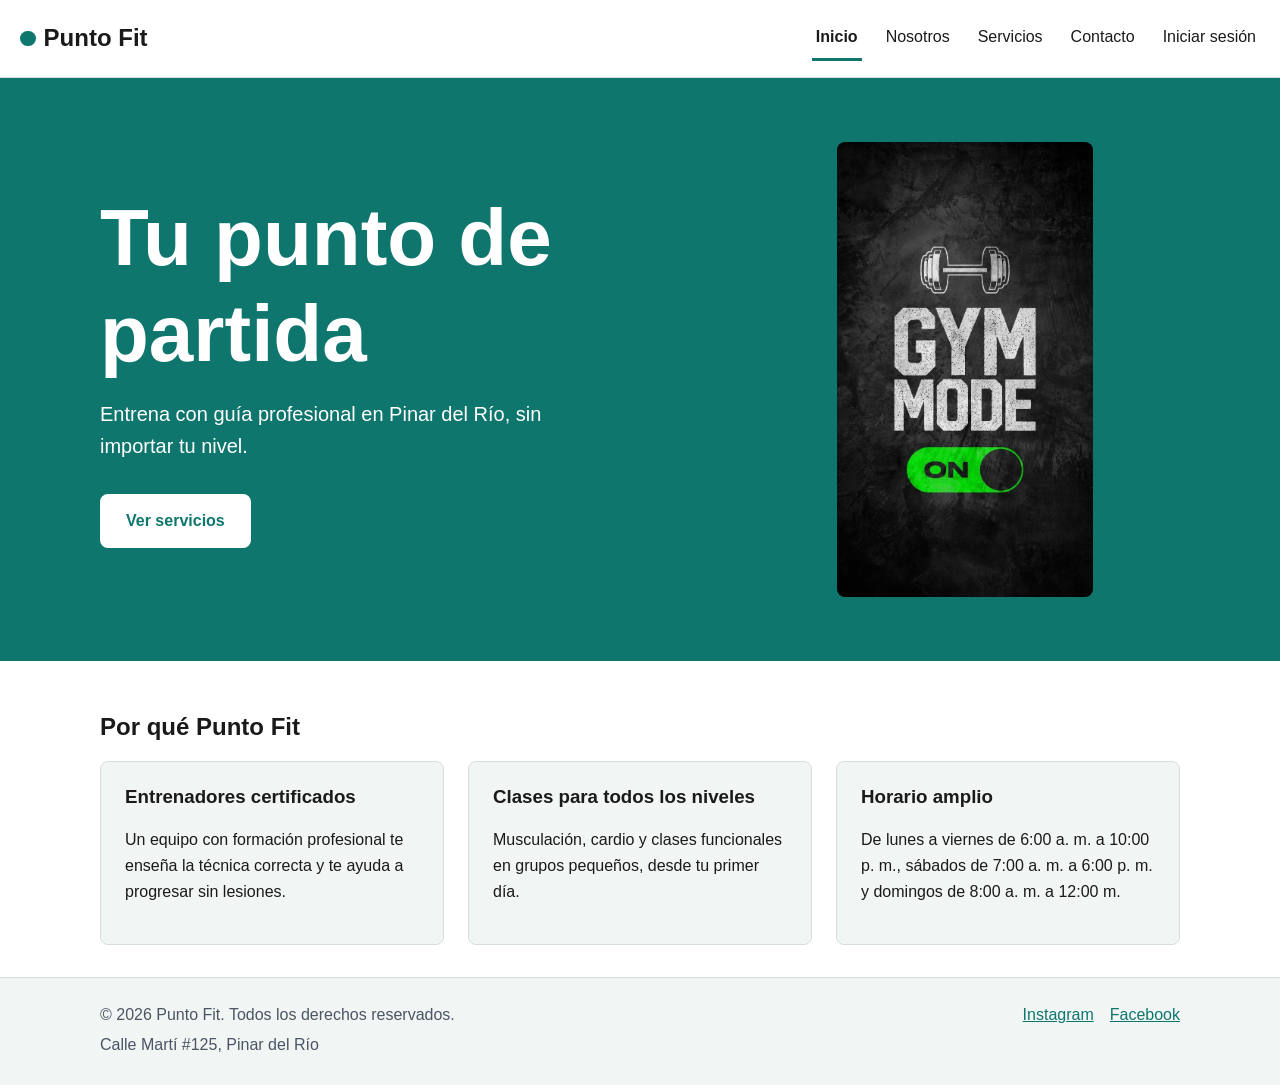
<file: src/punto_fit/index.html>
<!DOCTYPE html>
<html lang="es">
<head>
    <meta charset="UTF-8">
    <meta name="viewport" content="width=device-width, initial-scale=1.0">
    <title>Punto Fit | Gimnasio en Pinar del Río</title>
    <meta name="description" content="Punto Fit es un gimnasio en Pinar del Río con entrenadores certificados, clases para todos los niveles y un horario amplio. Conoce tu punto de partida.">
    <link rel="canonical" href="https://lisdy005.github.io/punto_fit/index.html">
    <meta name="robots" content="index, follow">
    <link rel="stylesheet" href="estilos.css">

</head>
<body>
<a class="saltar" href="#contenido">Saltar al contenido</a>

<header class="cabecera">
    <a class="logo" href="index.html">Punto Fit</a>
    <nav aria-label="Navegación principal">
        <ul class="menu">
            <li><a href="index.html" aria-current="page">Inicio</a></li>
            <li><a href="nosotros.html">Nosotros</a></li>
            <li><a href="servicios.html">Servicios</a></li>
            <li><a href="contacto.html">Contacto</a></li>
            <li><a href="inicio_sesion.html">Iniciar sesión</a></li>
        </ul>
    </nav>
</header>

<main id="contenido">
    <section class="hero">
        <div class="contenedor">
            <div class="hero_texto">
                <h1>Tu punto de partida</h1>
                <p>Entrena con guía profesional en Pinar del Río, sin importar tu nivel.</p>
                <a class="boton" href="servicios.html">Ver servicios</a>
            </div>

            <figure class="hero_imagen">
                <img src="../img/portada.jpg" alt="Fondo oscuro con una mancuerna, el texto Gym Mode y un interruptor verde en posición On">
            </figure>
        </div>
    </section>

    <section class="contenedor">
        <h2>Por qué Punto Fit</h2>
        <div class="bloques">
            <article>
                <h3>Entrenadores certificados</h3>
                <p>Un equipo con formación profesional te enseña la técnica correcta y te ayuda a progresar sin lesiones.</p>
            </article>
            <article>
                <h3>Clases para todos los niveles</h3>
                <p>Musculación, cardio y clases funcionales en grupos pequeños, desde tu primer día.</p>
            </article>
            <article>
                <h3>Horario amplio</h3>
                <p>De lunes a viernes de 6:00 a. m. a 10:00 p. m., sábados de 7:00 a. m. a 6:00 p. m. y domingos de 8:00 a. m. a 12:00 m.</p>
            </article>
        </div>
    </section>
</main>

<footer class="pie">
    <div class="contenedor">
        <div>
            <p>&copy; 2026 Punto Fit. Todos los derechos reservados.</p>
            <address>Calle Martí #125, Pinar del Río</address>
        </div>
        <ul class="redes">
            <li><a href="https://www.instagram.com/" target="_blank" rel="noopener">Instagram</a></li>
            <li><a href="https://www.facebook.com/" target="_blank" rel="noopener">Facebook</a></li>
        </ul>
    </div>
</footer>
</body>
</html>
</file>
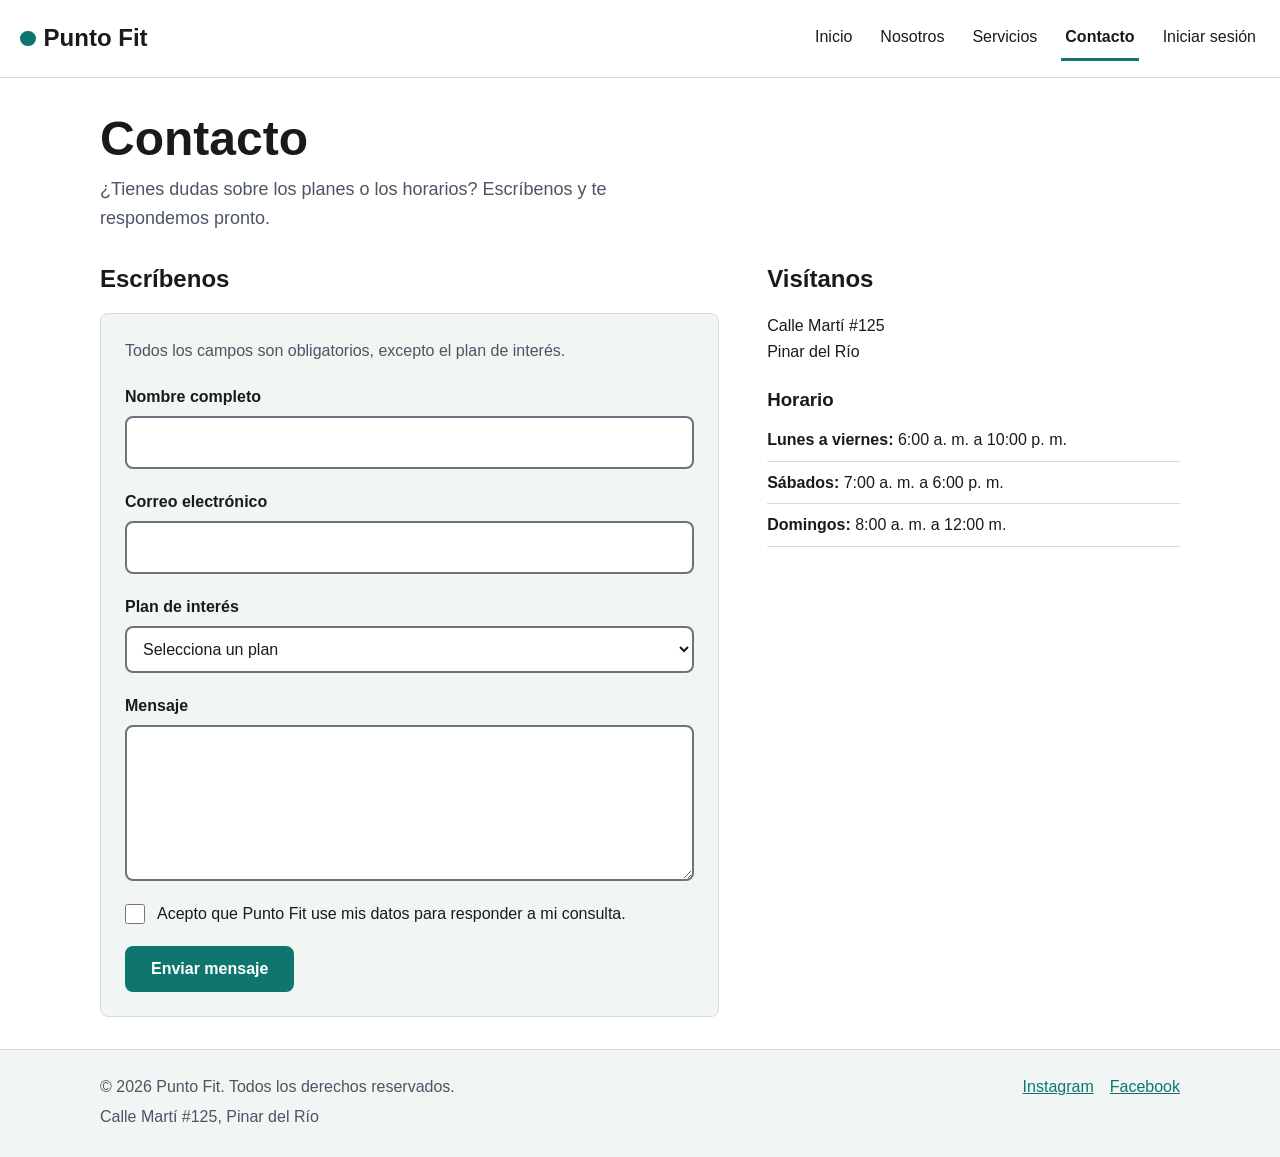
<file: src/punto_fit/contacto.html>
<!DOCTYPE html>
<html lang="es">
<head>
    <meta charset="UTF-8">
    <meta name="viewport" content="width=device-width, initial-scale=1.0">
    <title>Contacto | Punto Fit</title>
    <meta name="description" content="Escríbenos o visítanos en Calle Martí #125, Pinar del Río. Contacta con Punto Fit para consultar planes, horarios y clases.">
    <link rel="canonical" href="https://lisdy005.github.io/punto_fit/contacto.html">
    <meta name="robots" content="index, follow">
    <link rel="stylesheet" href="estilos.css">
</head>
<body>
<a class="saltar" href="#contenido">Saltar al contenido</a>

<header class="cabecera">
    <a class="logo" href="index.html">Punto Fit</a>
    <nav aria-label="Navegación principal">
        <ul class="menu">
            <li><a href="index.html">Inicio</a></li>
            <li><a href="nosotros.html">Nosotros</a></li>
            <li><a href="servicios.html">Servicios</a></li>
            <li><a href="contacto.html" aria-current="page">Contacto</a></li>
            <li><a href="inicio_sesion.html">Iniciar sesión</a></li>
        </ul>
    </nav>
</header>

<main id="contenido">
    <section class="contenedor">
        <h1 class="titulo_pagina">Contacto</h1>
        <p class="intro">¿Tienes dudas sobre los planes o los horarios? Escríbenos y te respondemos pronto.</p>

        <div class="contacto_grid">
            <section>
                <h2>Escríbenos</h2>
                <form class="formulario" action="#" method="get">
                    <p class="nota">Todos los campos son obligatorios, excepto el plan de interés.</p>

                    <div class="campo">
                        <label for="nombre">Nombre completo</label>
                        <input type="text" id="nombre" name="nombre" autocomplete="name" minlength="3" maxlength="60" required>
                    </div>

                    <div class="campo">
                        <label for="correo">Correo electrónico</label>
                        <input type="email" id="correo" name="correo" autocomplete="email" required>
                    </div>

                    <div class="campo">
                        <label for="plan">Plan de interés</label>
                        <select id="plan" name="plan">
                            <option value="">Selecciona un plan</option>
                            <option value="basico">Básico</option>
                            <option value="plus">Plus</option>
                            <option value="premium">Premium</option>
                            <option value="no_se">Aún no lo sé</option>
                        </select>
                    </div>

                    <div class="campo">
                        <label for="mensaje">Mensaje</label>
                        <textarea id="mensaje" name="mensaje" rows="5" minlength="10" maxlength="500" required></textarea>
                    </div>

                    <div class="campo_check">
                        <input type="checkbox" id="terminos" name="terminos" required>
                        <label for="terminos">Acepto que Punto Fit use mis datos para responder a mi consulta.</label>
                    </div>

                    <button class="boton" type="submit">Enviar mensaje</button>
                </form>
            </section>

            <aside class="info_contacto">
                <h2>Visítanos</h2>
                <address>
                    Calle Martí #125<br>
                    Pinar del Río
                </address>

                <h3>Horario</h3>
                <ul class="horario">
                    <li><strong>Lunes a viernes:</strong> 6:00 a. m. a 10:00 p. m.</li>
                    <li><strong>Sábados:</strong> 7:00 a. m. a 6:00 p. m.</li>
                    <li><strong>Domingos:</strong> 8:00 a. m. a 12:00 m.</li>
                </ul>
            </aside>
        </div>
    </section>
</main>

<footer class="pie">
    <div class="contenedor">
        <div>
            <p>&copy; 2026 Punto Fit. Todos los derechos reservados.</p>
            <address>Calle Martí #125, Pinar del Río</address>
        </div>
        <ul class="redes">
            <li><a href="https://www.instagram.com/" target="_blank" rel="noopener">Instagram</a></li>
            <li><a href="https://www.facebook.com/" target="_blank" rel="noopener">Facebook</a></li>
        </ul>
    </div>
</footer>
</body>
</html>
</file>
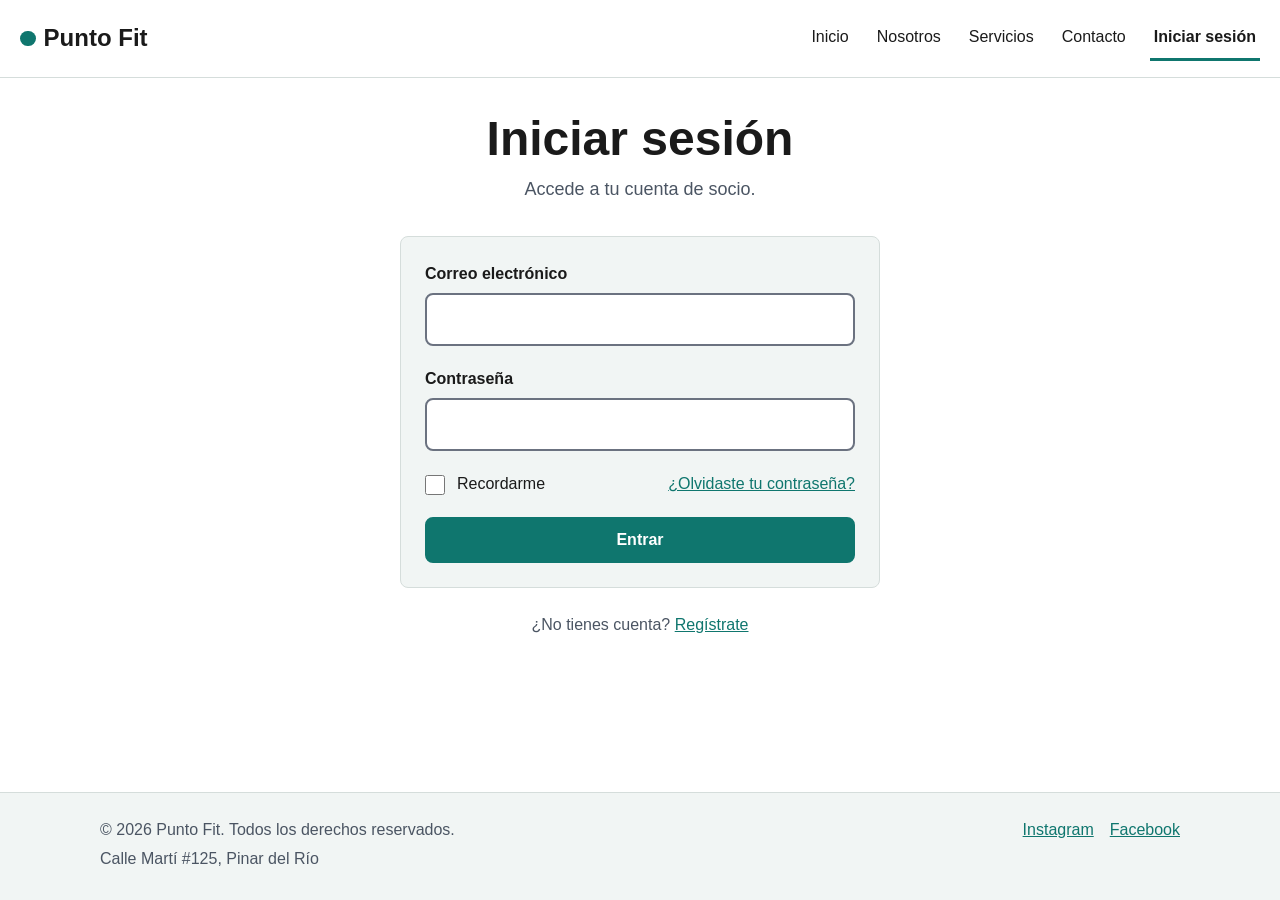
<file: src/punto_fit/inicio_sesion.html>
<!DOCTYPE html>
<html lang="es">
<head>
    <meta charset="UTF-8">
    <meta name="viewport" content="width=device-width, initial-scale=1.0">
    <title>Iniciar sesión | Punto Fit</title>
    <meta name="description" content="Accede a tu cuenta de socio de Punto Fit para gestionar tu plan y tus clases. Recupera tu contraseña o crea una cuenta nueva.">
    <link rel="canonical" href="https://lisdy005.github.io/punto_fit/inicio_sesion.html">
    <meta name="robots" content="noindex, follow">
    <link rel="stylesheet" href="estilos.css">
</head>
<body>
<a class="saltar" href="#contenido">Saltar al contenido</a>

<header class="cabecera">
    <a class="logo" href="index.html">Punto Fit</a>
    <nav aria-label="Navegación principal">
        <ul class="menu">
            <li><a href="index.html">Inicio</a></li>
            <li><a href="nosotros.html">Nosotros</a></li>
            <li><a href="servicios.html">Servicios</a></li>
            <li><a href="contacto.html">Contacto</a></li>
            <li><a href="inicio_sesion.html" aria-current="page">Iniciar sesión</a></li>
        </ul>
    </nav>
</header>

<main id="contenido">
    <section class="contenedor">
        <div class="acceso">
            <h1 class="titulo_pagina">Iniciar sesión</h1>
            <p class="intro">Accede a tu cuenta de socio.</p>

            <form class="formulario" action="#" method="post">
                <div class="campo">
                    <label for="usuario">Correo electrónico</label>
                    <input type="email" id="usuario" name="usuario" autocomplete="username" required>
                </div>

                <div class="campo">
                    <label for="clave">Contraseña</label>
                    <input type="password" id="clave" name="clave" autocomplete="current-password" required>
                </div>

                <div class="fila_login">
                    <div class="campo_check">
                        <input type="checkbox" id="recordarme" name="recordarme">
                        <label for="recordarme">Recordarme</label>
                    </div>
                    <a href="#">¿Olvidaste tu contraseña?</a>
                </div>

                <button class="boton" type="submit">Entrar</button>
            </form>

            <p class="registro">¿No tienes cuenta? <a href="#">Regístrate</a></p>
        </div>
    </section>
</main>

<footer class="pie">
    <div class="contenedor">
        <div>
            <p>&copy; 2026 Punto Fit. Todos los derechos reservados.</p>
            <address>Calle Martí #125, Pinar del Río</address>
        </div>
        <ul class="redes">
            <li><a href="https://www.instagram.com/" target="_blank" rel="noopener">Instagram</a></li>
            <li><a href="https://www.facebook.com/" target="_blank" rel="noopener">Facebook</a></li>
        </ul>
    </div>
</footer>
</body>
</html>
</file>
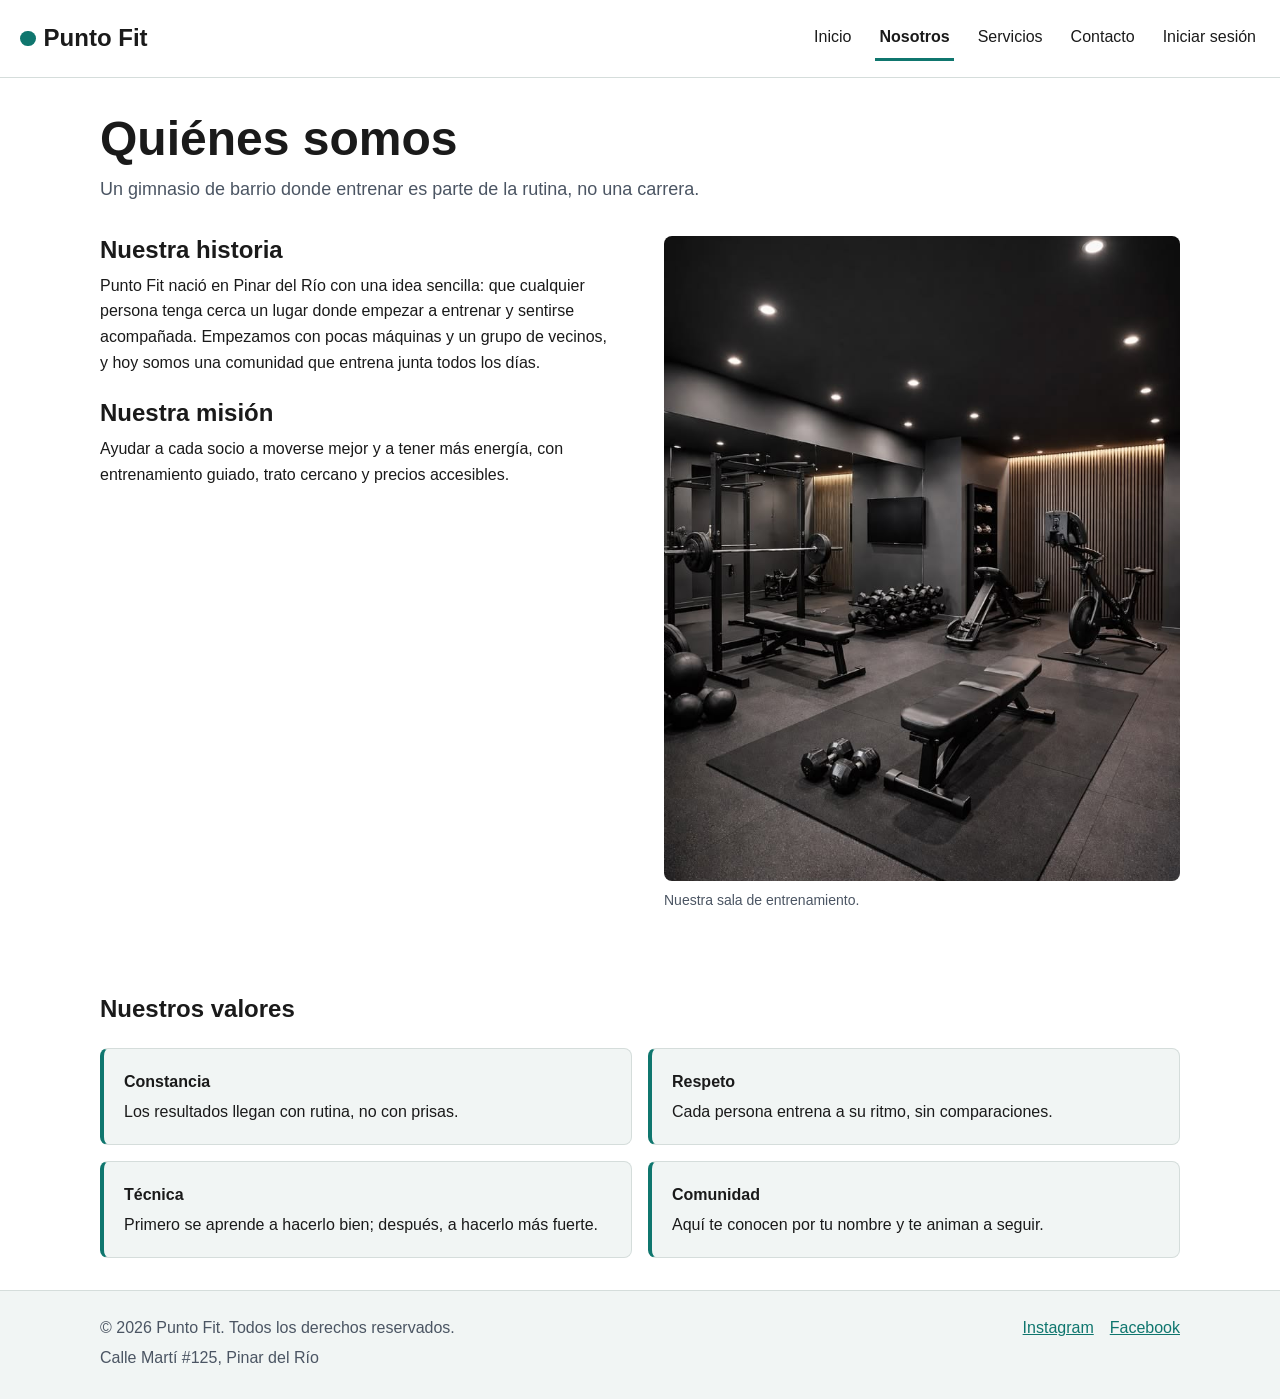
<file: src/punto_fit/nosotros.html>
<!DOCTYPE html>
<html lang="es">
<head>
    <meta charset="UTF-8">
    <meta name="viewport" content="width=device-width, initial-scale=1.0">
    <title>Nosotros | Punto Fit</title>
    <meta name="description" content="Conoce la historia, la misión y los valores de Punto Fit, un gimnasio de Pinar del Río hecho para que entrenar sea parte de tu rutina.">
    <link rel="canonical" href="https://lisdy005.github.io/punto_fit/nosotros.html">
    <meta name="robots" content="index, follow">
    <link rel="stylesheet" href="estilos.css">
</head>
<body>
<a class="saltar" href="#contenido">Saltar al contenido</a>

<header class="cabecera">
    <a class="logo" href="index.html">Punto Fit</a>
    <nav aria-label="Navegación principal">
        <ul class="menu">
            <li><a href="index.html">Inicio</a></li>
            <li><a href="nosotros.html" aria-current="page">Nosotros</a></li>
            <li><a href="servicios.html">Servicios</a></li>
            <li><a href="contacto.html">Contacto</a></li>
            <li><a href="inicio_sesion.html">Iniciar sesión</a></li>
        </ul>
    </nav>
</header>

<main id="contenido">
    <section class="contenedor">
        <h1 class="titulo_pagina">Quiénes somos</h1>
        <p class="intro">Un gimnasio de barrio donde entrenar es parte de la rutina, no una carrera.</p>

        <div class="nosotros_grid">
            <article>
                <h2>Nuestra historia</h2>
                <p>Punto Fit nació en Pinar del Río con una idea sencilla: que cualquier persona tenga cerca un lugar donde empezar a entrenar y sentirse acompañada. Empezamos con pocas máquinas y un grupo de vecinos, y hoy somos una comunidad que entrena junta todos los días.</p>
                <h2>Nuestra misión</h2>
                <p>Ayudar a cada socio a moverse mejor y a tener más energía, con entrenamiento guiado, trato cercano y precios accesibles.</p>
            </article>

            <figure class="foto">
                <img src="../img/nosotros.jpg" alt="Sala de entrenamiento con rack de pesas, bancos, mancuernas y una bicicleta estática sobre suelo de goma negro">
                <figcaption>Nuestra sala de entrenamiento.</figcaption>
            </figure>
        </div>
    </section>

    <section class="contenedor">
        <h2>Nuestros valores</h2>
        <ul class="valores">
            <li><strong>Constancia</strong> Los resultados llegan con rutina, no con prisas.</li>
            <li><strong>Respeto</strong> Cada persona entrena a su ritmo, sin comparaciones.</li>
            <li><strong>Técnica</strong> Primero se aprende a hacerlo bien; después, a hacerlo más fuerte.</li>
            <li><strong>Comunidad</strong> Aquí te conocen por tu nombre y te animan a seguir.</li>
        </ul>
    </section>
</main>

<footer class="pie">
    <div class="contenedor">
        <div>
            <p>&copy; 2026 Punto Fit. Todos los derechos reservados.</p>
            <address>Calle Martí #125, Pinar del Río</address>
        </div>
        <ul class="redes">
            <li><a href="https://www.instagram.com/" target="_blank" rel="noopener">Instagram</a></li>
            <li><a href="https://www.facebook.com/" target="_blank" rel="noopener">Facebook</a></li>
        </ul>
    </div>
</footer>
</body>
</html>
</file>
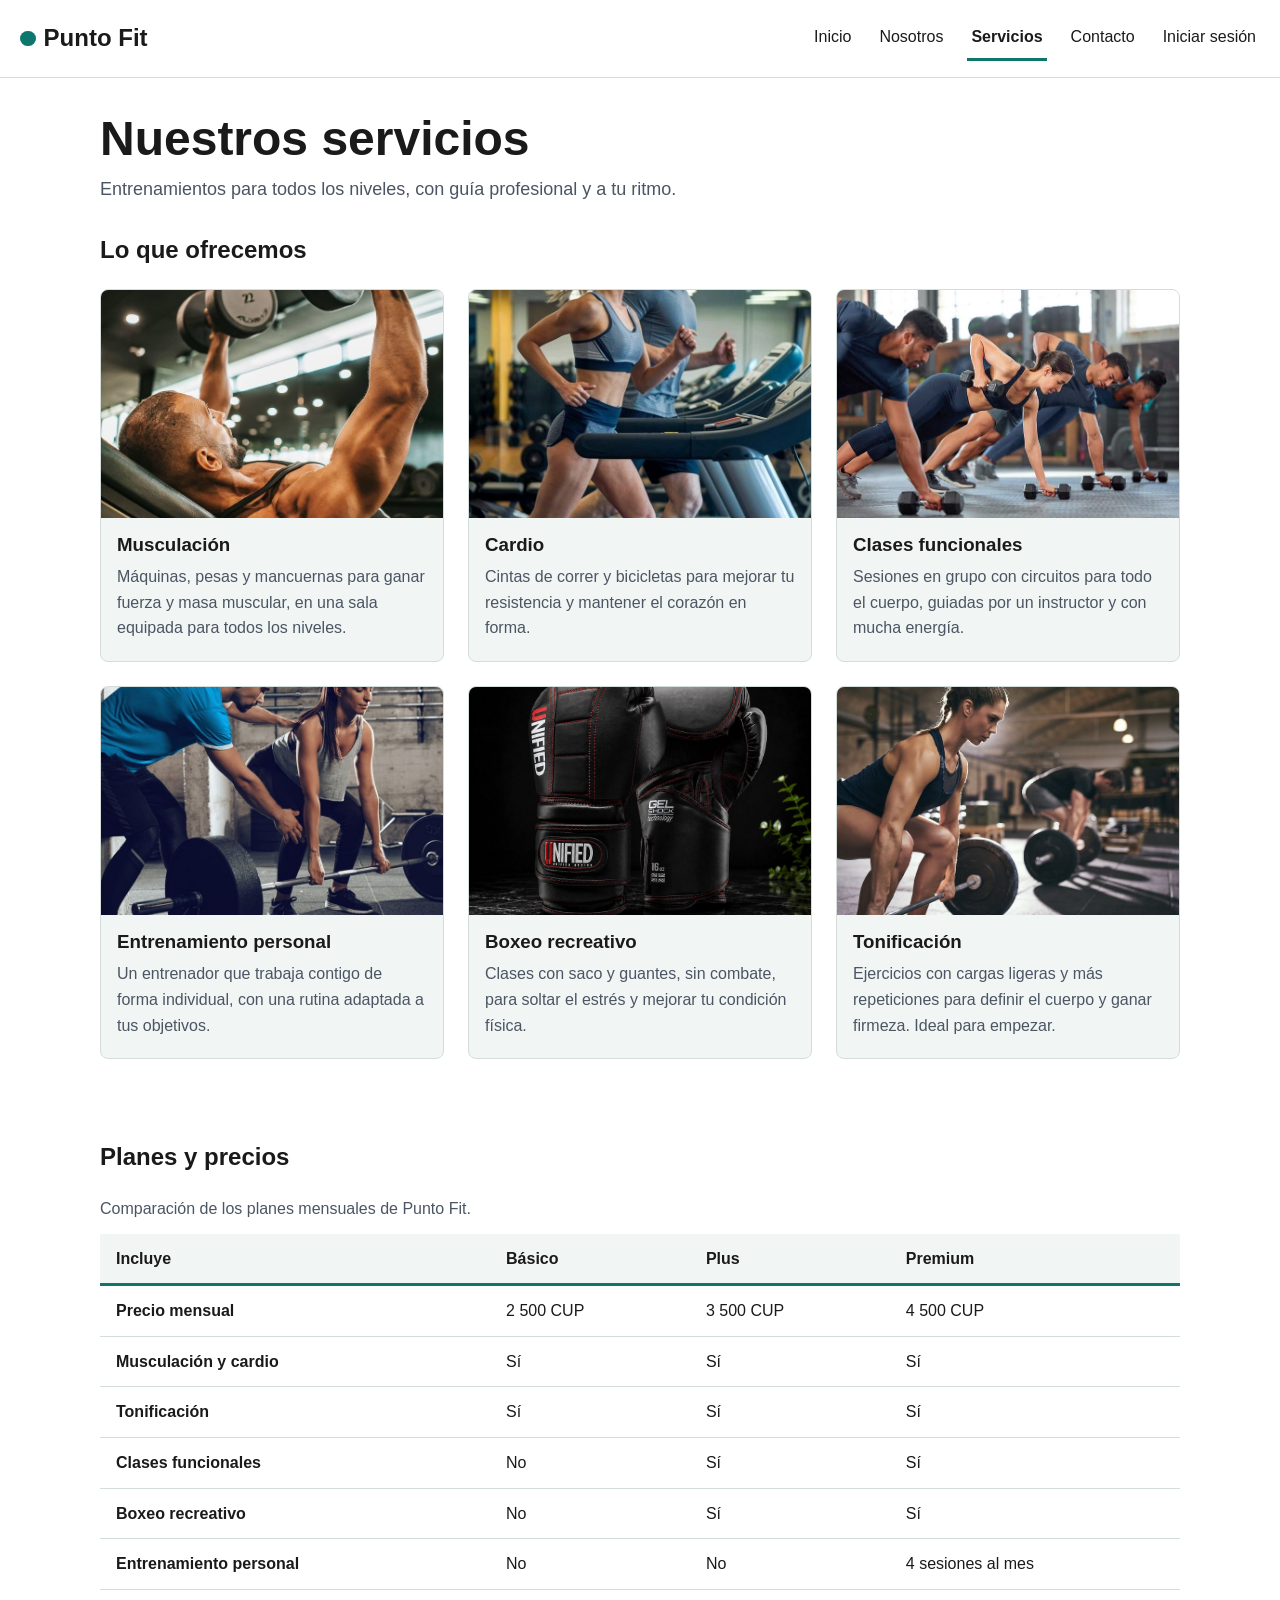
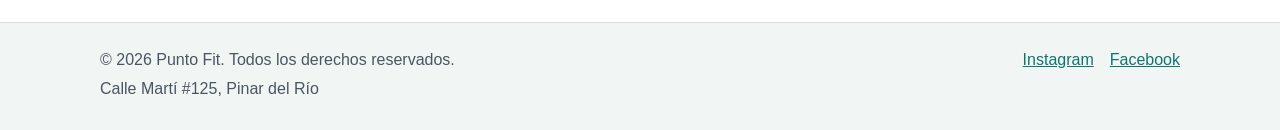
<file: src/punto_fit/servicios.html>
<!DOCTYPE html>
<html lang="es">
<head>
    <meta charset="UTF-8">
    <meta name="viewport" content="width=device-width, initial-scale=1.0">
    <title>Servicios y planes | Punto Fit</title>
    <meta name="description" content="Musculación, cardio, clases funcionales, boxeo recreativo y más. Conoce los servicios de Punto Fit en Pinar del Río y compara nuestros planes mensuales.">
    <link rel="canonical" href="https://lisdy005.github.io/punto_fit/servicios.html">
    <meta name="robots" content="index, follow">
    <link rel="stylesheet" href="estilos.css">
</head>
<body>
<a class="saltar" href="#contenido">Saltar al contenido</a>

<header class="cabecera">
    <a class="logo" href="index.html">Punto Fit</a>
    <nav aria-label="Navegación principal">
        <ul class="menu">
            <li><a href="index.html">Inicio</a></li>
            <li><a href="nosotros.html">Nosotros</a></li>
            <li><a href="servicios.html" aria-current="page">Servicios</a></li>
            <li><a href="contacto.html">Contacto</a></li>
            <li><a href="inicio_sesion.html">Iniciar sesión</a></li>
        </ul>
    </nav>
</header>

<main id="contenido">
    <section class="contenedor">
        <h1 class="titulo_pagina">Nuestros servicios</h1>
        <p class="intro">Entrenamientos para todos los niveles, con guía profesional y a tu ritmo.</p>

        <h2>Lo que ofrecemos</h2>
        <div class="tarjetas">
            <article class="tarjeta">
                <img src="../img/musculacion.jpg" alt="Set de mancuernas ajustables para entrenamiento de fuerza" loading="lazy">
                <h3>Musculación</h3>
                <p>Máquinas, pesas y mancuernas para ganar fuerza y masa muscular, en una sala equipada para todos los niveles.</p>
            </article>

            <article class="tarjeta">
                <img src="../img/cardio.jpg" alt="Cintas de correr alineadas en un gimnasio" loading="lazy">
                <h3>Cardio</h3>
                <p>Cintas de correr y bicicletas para mejorar tu resistencia y mantener el corazón en forma.</p>
            </article>

            <article class="tarjeta">
                <img src="../img/funcional.jpg" alt="Grupo de personas en una clase de entrenamiento con pesas rusas" loading="lazy">
                <h3>Clases funcionales</h3>
                <p>Sesiones en grupo con circuitos para todo el cuerpo, guiadas por un instructor y con mucha energía.</p>
            </article>

            <article class="tarjeta">
                <img src="../img/personal.jpg" alt="Grupo de entrenadores personales del gimnasio" loading="lazy">
                <h3>Entrenamiento personal</h3>
                <p>Un entrenador que trabaja contigo de forma individual, con una rutina adaptada a tus objetivos.</p>
            </article>

            <article class="tarjeta">
                <img src="../img/boxeo.jpg" alt="Guantes de boxeo para entrenar con el saco" loading="lazy">
                <h3>Boxeo recreativo</h3>
                <p>Clases con saco y guantes, sin combate, para soltar el estrés y mejorar tu condición física.</p>
            </article>

            <article class="tarjeta">
                <img src="../img/tonificacion.jpg" alt="Persona entrenando con pesas ligeras para tonificar el cuerpo" loading="lazy">
                <h3>Tonificación</h3>
                <p>Ejercicios con cargas ligeras y más repeticiones para definir el cuerpo y ganar firmeza. Ideal para empezar.</p>
            </article>
        </div>
    </section>

    <section class="contenedor">
        <h2>Planes y precios</h2>
        <div class="tabla_contenedor">
            <table class="tabla_planes">
                <caption>Comparación de los planes mensuales de Punto Fit.</caption>
                <thead>
                <tr>
                    <th scope="col">Incluye</th>
                    <th scope="col">Básico</th>
                    <th scope="col">Plus</th>
                    <th scope="col">Premium</th>
                </tr>
                </thead>
                <tbody>
                <tr>
                    <th scope="row">Precio mensual</th>
                    <td>2 500 CUP</td>
                    <td>3 500 CUP</td>
                    <td>4 500 CUP</td>
                </tr>
                <tr>
                    <th scope="row">Musculación y cardio</th>
                    <td>Sí</td>
                    <td>Sí</td>
                    <td>Sí</td>
                </tr>
                <tr>
                    <th scope="row">Tonificación</th>
                    <td>Sí</td>
                    <td>Sí</td>
                    <td>Sí</td>
                </tr>
                <tr>
                    <th scope="row">Clases funcionales</th>
                    <td>No</td>
                    <td>Sí</td>
                    <td>Sí</td>
                </tr>
                <tr>
                    <th scope="row">Boxeo recreativo</th>
                    <td>No</td>
                    <td>Sí</td>
                    <td>Sí</td>
                </tr>
                <tr>
                    <th scope="row">Entrenamiento personal</th>
                    <td>No</td>
                    <td>No</td>
                    <td>4 sesiones al mes</td>
                </tr>
                </tbody>
            </table>
        </div>
    </section>
</main>

<footer class="pie">
    <div class="contenedor">
        <div>
            <p>&copy; 2026 Punto Fit. Todos los derechos reservados.</p>
            <address>Calle Martí #125, Pinar del Río</address>
        </div>
        <ul class="redes">
            <li><a href="https://www.instagram.com/" target="_blank" rel="noopener">Instagram</a></li>
            <li><a href="https://www.facebook.com/" target="_blank" rel="noopener">Facebook</a></li>
        </ul>
    </div>
</footer>
</body>
</html>
</file>
<file: src/punto_fit/estilos.css>
/* ==========================================================
   Punto Fit - estilos.css
   Hoja de estilos única, enlazada desde todas las vistas.
   Orden: variables -> base -> componentes compartidos ->
   vistas -> animaciones -> accesibilidad.
   ========================================================== */

/* 1. VARIABLES Y TEMA
   Claro por defecto; oscuro según la preferencia del sistema.
   Contraste verificado (WCAG AA): texto/fondo y acento/fondo
   superan 4.5:1 en ambos temas. */
:root {
  color-scheme: light dark;

  --fondo: #ffffff;
  --texto: #1a1a1a;
  --texto_suave: #4b5563;
  --superficie: #f1f5f4;
  --borde: #d5dddb;
  --acento: #0f766e;
  --texto_acento: #ffffff;
  --borde_campo: #6b7280;
  --error: #b91c1c;

  --radio: 8px;
  --ancho_max: 70rem;
}

@media (prefers-color-scheme: dark) {
  :root {
    --fondo: #121212;
    --texto: #f0f0f0;
    --texto_suave: #b4bcba;
    --superficie: #1c1f1e;
    --borde: #333b39;
    --acento: #2dd4bf;
    --texto_acento: #121212;
    --borde_campo: #8a9492;
    --error: #f87171;
  }
}

/* 2. BASE */
* {
  box-sizing: border-box;
}

body {
  margin: 0;
  min-height: 100vh;
  /* Grid para el layout general: header / main / footer */
  display: grid;
  grid-template-rows: auto 1fr auto;
  font-family: Arial, Helvetica, sans-serif;
  line-height: 1.6;
  background: var(--fondo);
  color: var(--texto);
}

h1,
h2,
h3 {
  line-height: 1.2;
}

img {
  display: block;
  max-width: 100%;
  height: auto;
}

a {
  color: var(--acento);
}

:focus-visible {
  outline: 3px solid var(--acento);
  outline-offset: 3px;
}

/* Contenedor centrado reutilizable */
.contenedor {
  width: 100%;
  max-width: var(--ancho_max);
  margin-inline: auto;
  padding: 2rem 1.25rem;
}

/* Enlace para saltar al contenido (accesibilidad con teclado) */
.saltar {
  position: absolute;
  left: -999px;
  top: 0;
  z-index: 10;
  padding: 0.5rem 1rem;
  background: var(--acento);
  color: var(--texto_acento);
}

.saltar:focus {
  left: 0;
}

/* 3. COMPONENTES COMPARTIDOS */

/* Header y nav (Flexbox) */
.cabecera {
  display: flex;
  flex-wrap: wrap;
  align-items: center;
  justify-content: space-between;
  gap: 1rem;
  padding: 1rem 1.25rem;
  border-bottom: 1px solid var(--borde);
}

.logo {
  font-size: 1.5rem;
  font-weight: 700;
  color: var(--texto);
  text-decoration: none;
}

/* El "punto" del nombre, dibujado con un pseudo-elemento */
.logo::before {
  content: "";
  display: inline-block;
  width: 0.65em;
  height: 0.65em;
  margin-right: 0.5rem;
  border-radius: 50%;
  background: var(--acento);
}

.menu {
  display: flex;
  flex-wrap: wrap;
  gap: 0.25rem 1.25rem;
  margin: 0;
  padding: 0;
  list-style: none;
}

.menu a {
  display: block;
  padding: 0.5rem 0.25rem;
  color: var(--texto);
  text-decoration: none;
  border-bottom: 3px solid transparent;
  transition: border-color 0.2s ease;
}

.menu a:hover,
.menu a[aria-current="page"] {
  border-bottom-color: var(--acento);
}

.menu a[aria-current="page"] {
  font-weight: 700;
}

/* Botón */
.boton {
  display: inline-block;
  padding: 0.75rem 1.5rem;
  border: 2px solid var(--acento);
  border-radius: var(--radio);
  background: var(--acento);
  color: var(--texto_acento);
  font-family: inherit;
  font-size: 1rem;
  font-weight: 700;
  text-decoration: none;
  cursor: pointer;
  transition: transform 0.2s ease;
}

.boton:hover {
  transform: translateY(-2px);
}

/* Footer */
.pie {
  background: var(--superficie);
  border-top: 1px solid var(--borde);
}

.pie .contenedor {
  display: flex;
  flex-wrap: wrap;
  align-items: flex-start;
  justify-content: space-between;
  gap: 1.5rem;
  padding-block: 1.5rem;
}

.pie p,
.pie address {
  margin: 0 0 0.25rem;
  font-style: normal;
  color: var(--texto_suave);
}

.redes {
  display: flex;
  gap: 1rem;
  margin: 0;
  padding: 0;
  list-style: none;
}

/* 4. VISTAS */

/* --- Inicio --- */
.hero {
  background: var(--acento);
  color: var(--texto_acento);
}

/* Grid: una columna en móvil (texto y luego imagen); dos columnas desde 768px */
.hero .contenedor {
  display: grid;
  grid-template-columns: 1fr;
  align-items: center;
  gap: 2.5rem;
  padding-block: 4rem;
}

.hero_imagen {
  margin: 0;
}

/* Se limita el ancho (sin recortar) para que no se vea gigante y no se corte el texto de la imagen */
.hero_imagen img {
  width: 100%;
  max-width: 16rem;
  margin-inline: auto;
  border-radius: var(--radio);
  animation: fadeIn 0.8s ease-out 0.5s both;
}

.hero h1 {
  max-width: 14ch;
  margin: 0 0 1rem;
  font-size: clamp(2.5rem, 8vw, 5rem);
  animation: fadeIn 0.8s ease-out both;
}

.hero p {
  max-width: 40ch;
  margin: 0 0 2rem;
  font-size: 1.25rem;
  animation: fadeIn 0.8s ease-out 0.25s both;
}

/* En el hero los colores del botón se invierten */
.hero .boton {
  background: var(--texto_acento);
  border-color: var(--texto_acento);
  color: var(--acento);
}

.bloques {
  display: flex;
  flex-direction: column;
  gap: 1.5rem;
}

.bloques article {
  flex: 1;
  padding: 1.5rem;
  background: var(--superficie);
  border: 1px solid var(--borde);
  border-radius: var(--radio);
}

.bloques h3 {
  margin-top: 0;
}

/* --- Nosotros --- */
.titulo_pagina {
  margin: 0 0 0.5rem;
  font-size: clamp(2rem, 6vw, 3rem);
}

.intro {
  max-width: 60ch;
  margin: 0 0 2rem;
  font-size: 1.125rem;
  color: var(--texto_suave);
}

/* Dos columnas con Grid: texto + foto */
.nosotros_grid {
  display: grid;
  grid-template-columns: 1fr;
  gap: 2rem;
  align-items: start;
}

.nosotros_grid h2 {
  margin: 0 0 0.5rem;
}

.nosotros_grid p {
  max-width: 60ch;
  margin: 0 0 1.5rem;
}

.foto {
  margin: 0;
}

.foto img {
  width: 100%;
  aspect-ratio: 4 / 5;
  object-fit: cover;
  border-radius: var(--radio);
}

.foto figcaption {
  margin-top: 0.5rem;
  font-size: 0.875rem;
  color: var(--texto_suave);
}

.valores {
  display: grid;
  grid-template-columns: 1fr;
  gap: 1rem;
  margin: 1.5rem 0 0;
  padding: 0;
  list-style: none;
}

.valores li {
  padding: 1.25rem;
  background: var(--superficie);
  border: 1px solid var(--borde);
  border-left: 4px solid var(--acento);
  border-radius: var(--radio);
}

.valores strong {
  display: block;
  margin-bottom: 0.25rem;
}

/* --- Servicios --- */
.tarjetas {
  display: grid;
  grid-template-columns: 1fr;
  gap: 1.5rem;
  margin-top: 1.5rem;
}

.tarjeta {
  overflow: hidden;
  background: var(--superficie);
  border: 1px solid var(--borde);
  border-radius: var(--radio);
  /* Transición suave al pasar el cursor (solo transform y color de borde) */
  transition: transform 0.3s ease, border-color 0.3s ease;
}

.tarjeta:hover {
  transform: translateY(-6px);
  border-color: var(--acento);
}

.tarjeta img {
  width: 100%;
  aspect-ratio: 3 / 2;
  object-fit: cover;
}

.tarjeta h3 {
  margin: 1rem 1rem 0.5rem;
}

.tarjeta p {
  margin: 0 1rem 1.25rem;
  color: var(--texto_suave);
}

/* Tabla de planes: el contenedor permite desplazarla en pantallas pequeñas */
.tabla_contenedor {
  margin-top: 1.5rem;
  overflow-x: auto;
}

.tabla_planes {
  width: 100%;
  min-width: 32rem;
  border-collapse: collapse;
}

.tabla_planes caption {
  padding-bottom: 0.75rem;
  text-align: left;
  color: var(--texto_suave);
}

.tabla_planes th,
.tabla_planes td {
  padding: 0.75rem 1rem;
  text-align: left;
  border-bottom: 1px solid var(--borde);
}

.tabla_planes thead th {
  background: var(--superficie);
  border-bottom: 3px solid var(--acento);
}

/* --- Contacto --- */
.contacto_grid {
  display: grid;
  grid-template-columns: 1fr;
  gap: 2rem;
  align-items: start;
}

.contacto_grid h2 {
  margin-top: 0;
}

/* Modelo de caja del formulario:
   padding = aire interno, border = contorno, margin/gap = separación entre campos */
.formulario {
  display: grid;
  gap: 1.25rem;
  padding: 1.5rem;
  background: var(--superficie);
  border: 1px solid var(--borde);
  border-radius: var(--radio);
}

.formulario .nota {
  margin: 0;
  color: var(--texto_suave);
}

.campo {
  display: flex;
  flex-direction: column;
  gap: 0.375rem;
}

.campo label {
  font-weight: 700;
}

.campo input,
.campo select,
.campo textarea {
  width: 100%;
  padding: 0.75rem;
  border: 2px solid var(--borde_campo);
  border-radius: var(--radio);
  background: var(--fondo);
  color: var(--texto);
  font: inherit;
}

.campo textarea {
  min-height: 8rem;
  resize: vertical;
}

/* Campo con error de validación */
.campo input:user-invalid,
.campo textarea:user-invalid {
  border-color: var(--error);
}

.campo_check {
  display: flex;
  align-items: flex-start;
  gap: 0.75rem;
}

.campo_check input {
  flex-shrink: 0;
  width: 1.25rem;
  height: 1.25rem;
  margin: 0.2rem 0 0;
  accent-color: var(--acento);
}

.formulario .boton {
  justify-self: start;
}

.info_contacto address {
  margin-bottom: 1.5rem;
  font-style: normal;
}

.info_contacto h3 {
  margin: 0 0 0.5rem;
}

.horario {
  margin: 0;
  padding: 0;
  list-style: none;
}

.horario li {
  padding: 0.5rem 0;
  border-bottom: 1px solid var(--borde);
}

/* --- Iniciar sesión --- */
.acceso {
  max-width: 30rem;
  margin-inline: auto;
}

.acceso .titulo_pagina,
.acceso .intro {
  margin-inline: auto;
  text-align: center;
}

.fila_login {
  display: flex;
  flex-wrap: wrap;
  align-items: center;
  justify-content: space-between;
  gap: 0.75rem;
}

.acceso .boton {
  justify-self: stretch;
  text-align: center;
}

.registro {
  margin: 1.5rem 0 0;
  text-align: center;
  color: var(--texto_suave);
}

/* 5. ANIMACIONES */
@keyframes fadeIn {
  0% {
    opacity: 0;
    transform: translateY(20px);
  }
  100% {
    opacity: 1;
    transform: translateY(0);
  }
}

/* 6. RESPONSIVO (mobile-first) */
@media (min-width: 768px) {
  .bloques {
    flex-direction: row;
  }

  .hero .contenedor {
    grid-template-columns: 1.4fr 1fr;
    gap: 3rem;
  }

  .nosotros_grid {
    grid-template-columns: 1fr 1fr;
    gap: 3rem;
  }

  .valores {
    grid-template-columns: 1fr 1fr;
  }

  .tarjetas {
    grid-template-columns: repeat(2, 1fr);
  }

  .contacto_grid {
    grid-template-columns: 3fr 2fr;
    gap: 3rem;
  }
}

@media (min-width: 1024px) {
  .tarjetas {
    grid-template-columns: repeat(3, 1fr);
  }
}

/* 7. ACCESIBILIDAD: respetar "reducir movimiento" */
@media (prefers-reduced-motion: reduce) {
  .hero h1,
  .hero p,
  .hero_imagen img {
    animation: none;
  }

  .boton,
  .menu a,
  .tarjeta {
    transition: none;
  }
}
</file>
